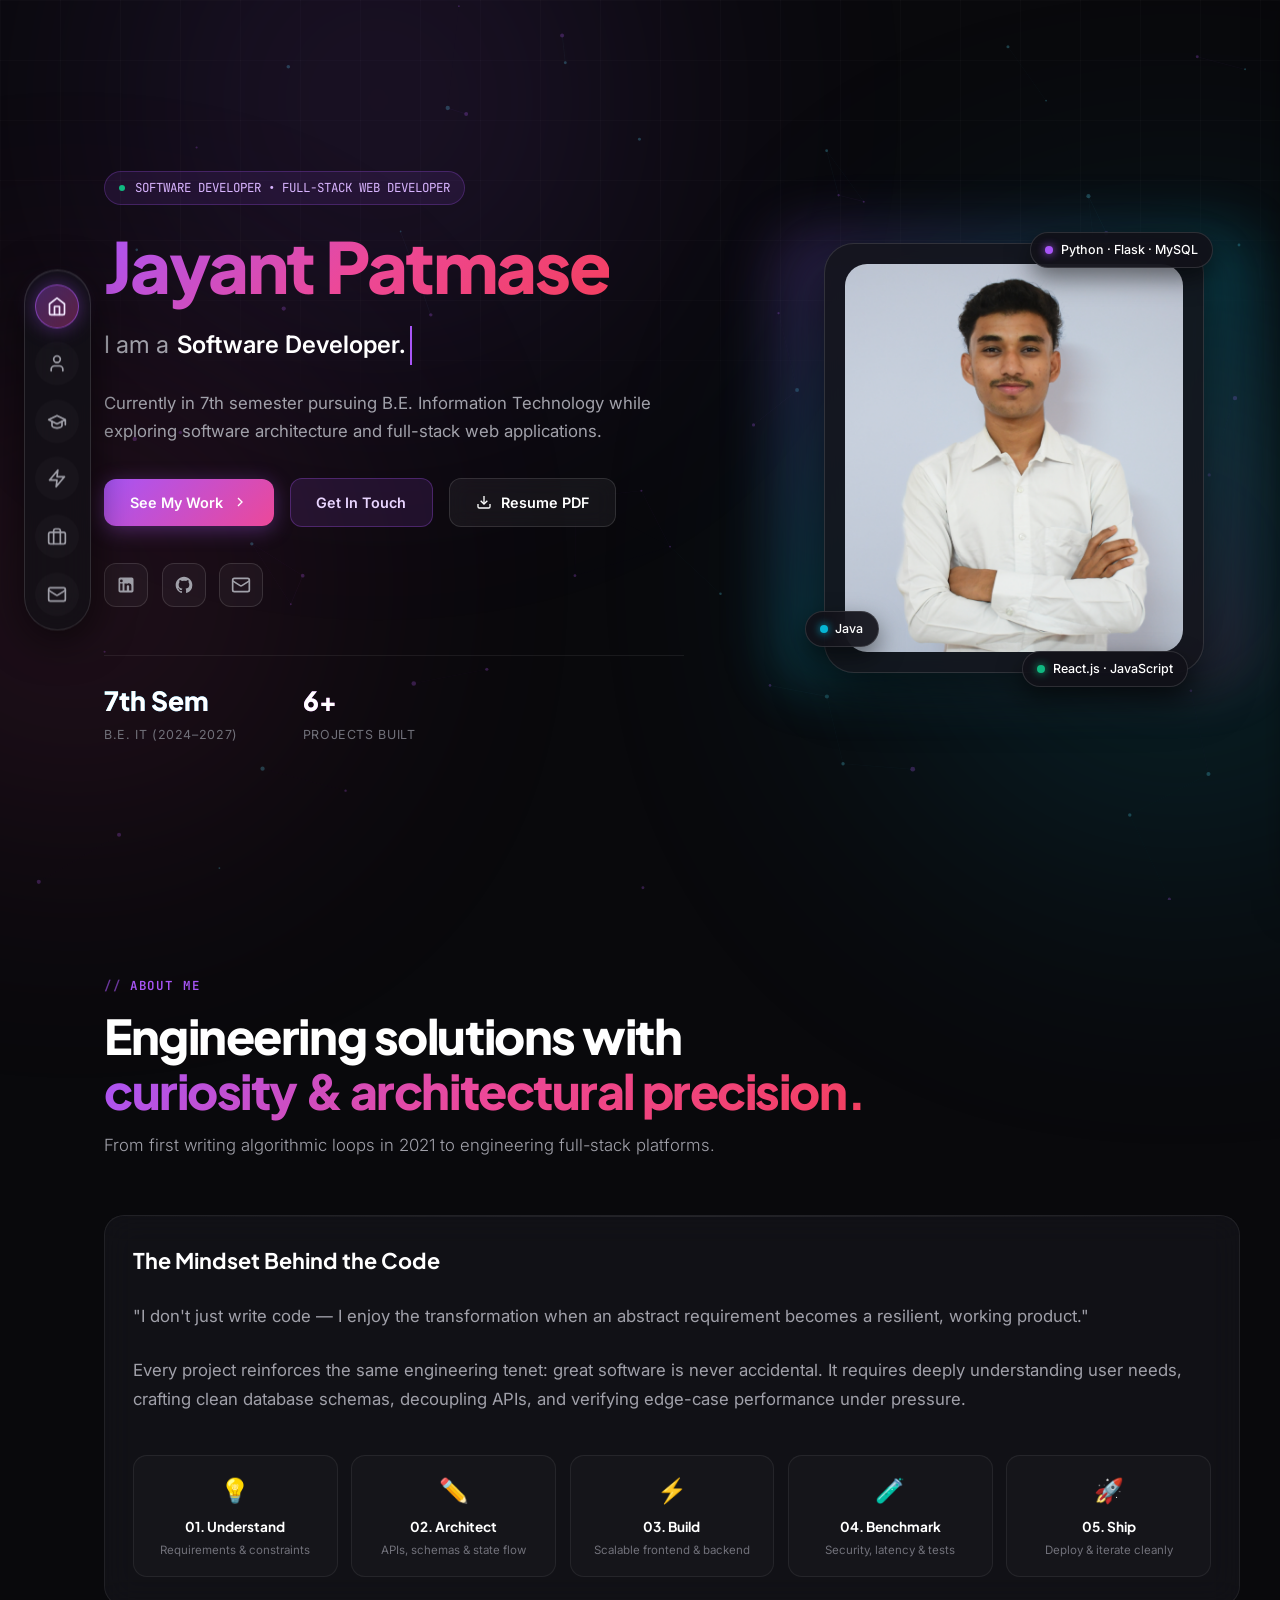
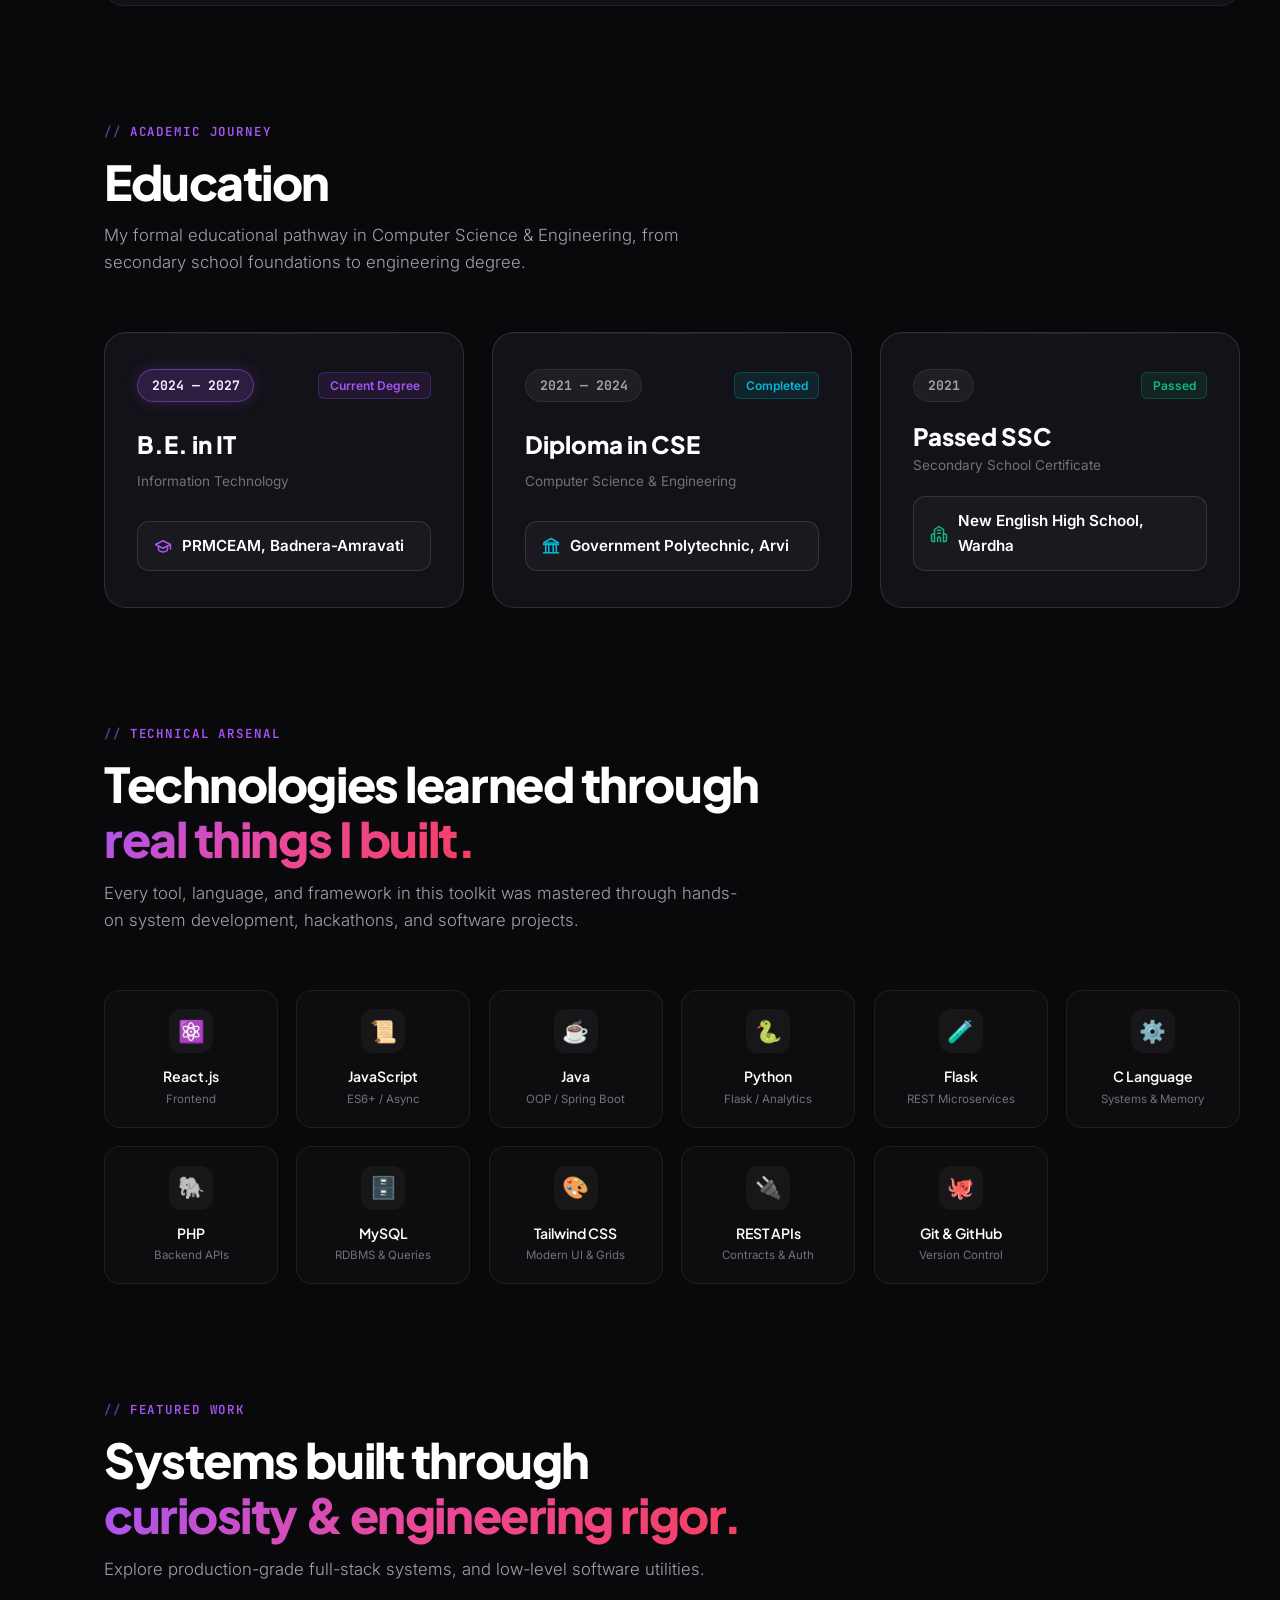
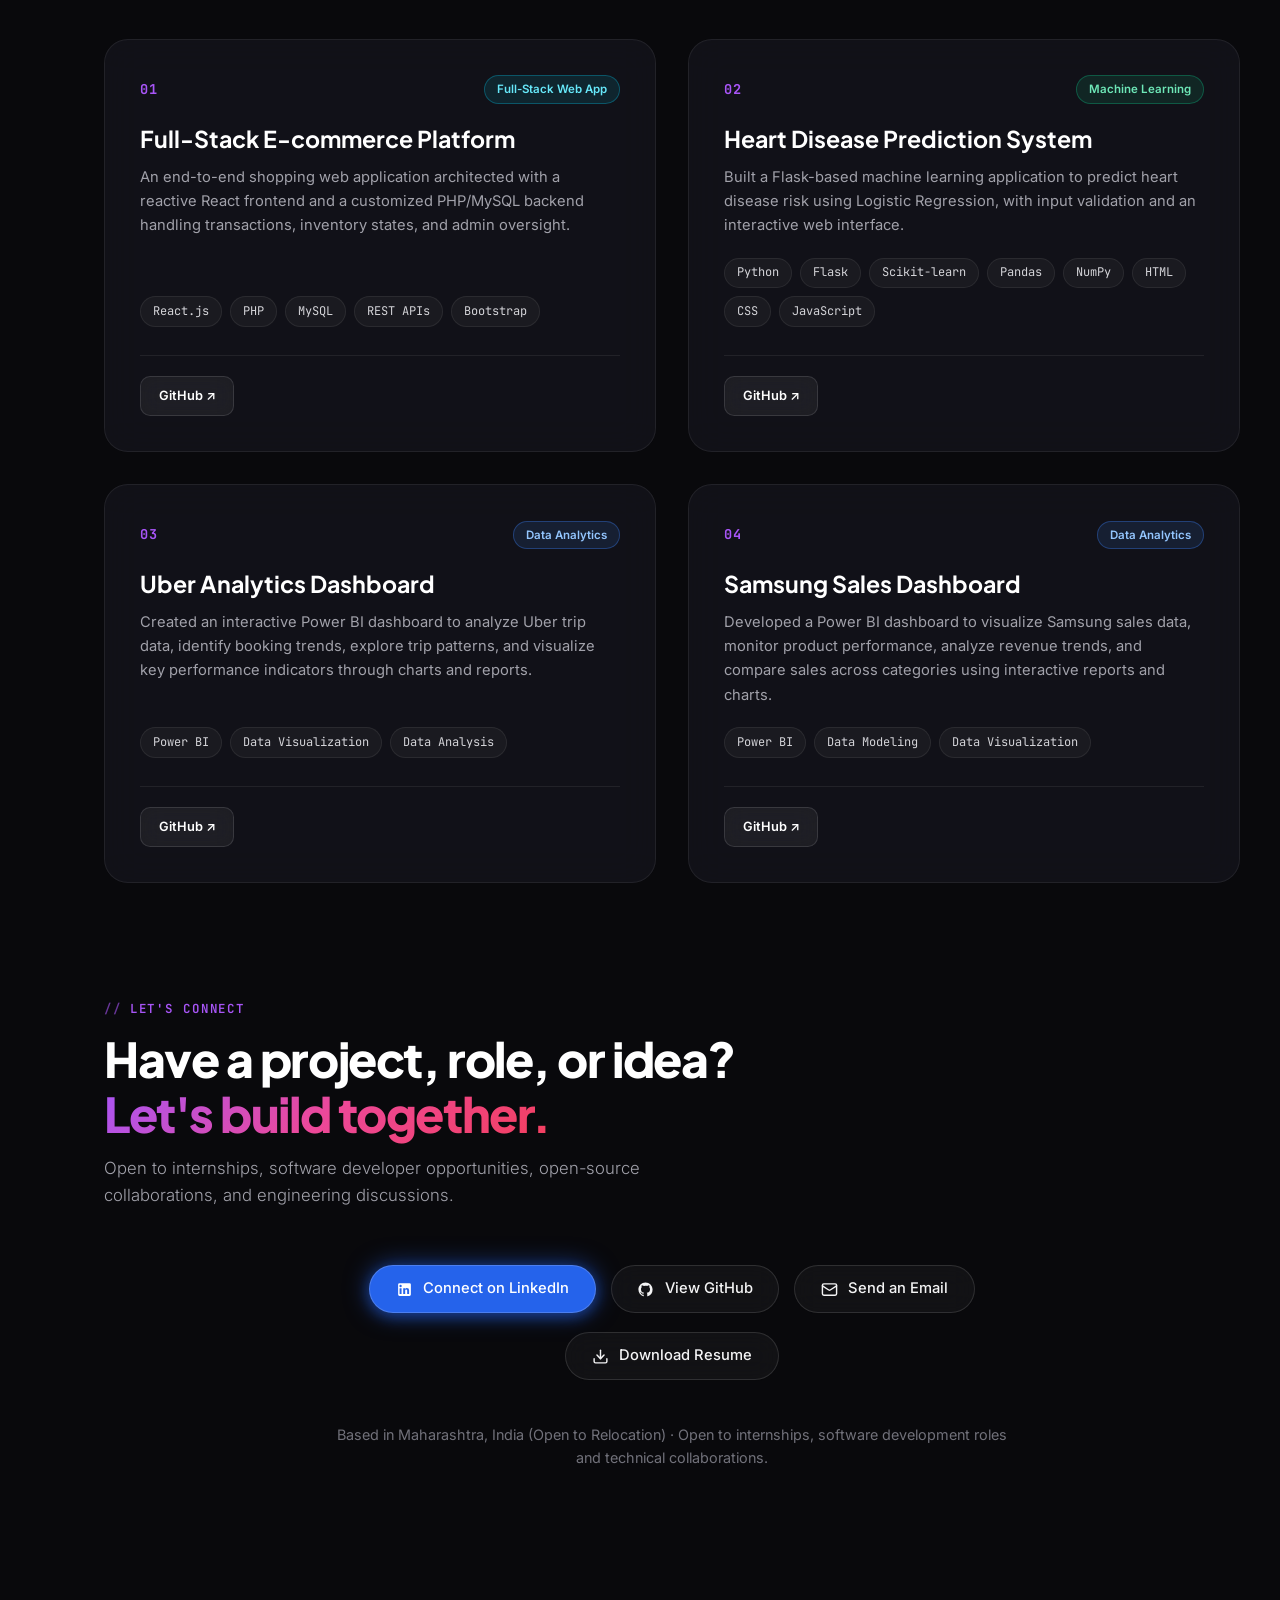
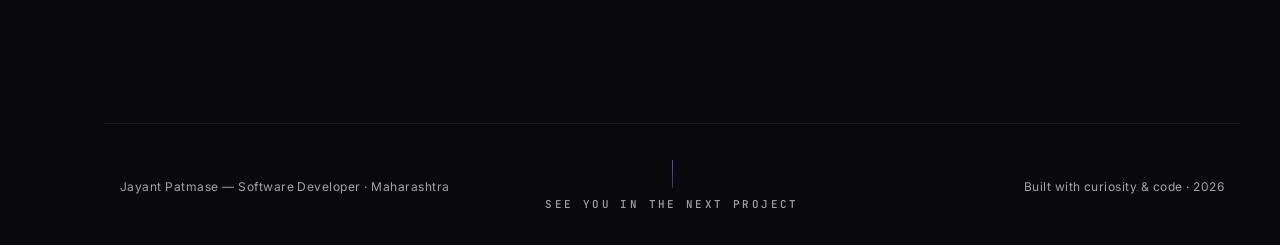
<file: index.html>
<!DOCTYPE html>
<html lang="en">
<head>
  <meta charset="UTF-8">
  <meta name="viewport" content="width=device-width, initial-scale=1.0">
  <title>Jayant Patmase Portfolio</title>
  <meta name="description" content="Portfolio of Jayant Patmase — Software Developer & B.E. IT student building scalable full-stack applications.">
  <meta name="keywords" content="Jayant Patmase, Software Developer, Full-Stack Developer, Java, Python, React, C, MySQL">
  <meta name="author" content="Jayant Patmase">
  <meta name="theme-color" content="#09090c">

  <!-- Open Graph / Social Meta -->
  <meta property="og:type" content="website">
  <meta property="og:title" content="Jayant Patmase — Software Developer">
  <meta property="og:description" content="Software Developer • B.E. IT • Full-Stack Web Developer ">
  <meta property="og:image" content="assets/profile.webp">

  <!-- Favicons -->
  <link rel="icon" type="image/png" sizes="32x32" href="assets/favicon/logo.png">
  <link rel="icon" type="image/x-icon" href="assets/favicon/favicon.ico">
  <link rel="apple-touch-icon" href="assets/favicon/apple-touch-icon.png">

  <!-- Stylesheet -->
  <link rel="stylesheet" href="css/styles.css">
</head>
<body>

  <!-- Ambient Animated Background Canvas & Grid -->
  <canvas id="bg-canvas"></canvas>
  <div class="ambient-grid"></div>
  <div class="ambient-glow glow-1"></div>
  <div class="ambient-glow glow-2"></div>
  <div class="ambient-glow glow-3"></div>

  <!-- ==========================================================================
       NAVIGATION: Floating Left Desktop Dock
       ========================================================================== -->
  <aside class="desktop-dock" id="desktop-dock" aria-label="Desktop Navigation">
    <a href="#hero" class="dock-item active" data-nav="hero" aria-label="Home">
      <svg viewBox="0 0 24 24" fill="none" stroke="currentColor" stroke-width="2" stroke-linecap="round" stroke-linejoin="round">
        <path d="m3 9 9-7 9 7v11a2 2 0 0 1-2 2H5a2 2 0 0 1-2-2z"/>
        <polyline points="9 22 9 12 15 12 15 22"/>
      </svg>
      <span class="dock-tooltip">Home</span>
    </a>

    <a href="#about" class="dock-item" data-nav="about" aria-label="About Me">
      <svg viewBox="0 0 24 24" fill="none" stroke="currentColor" stroke-width="2" stroke-linecap="round" stroke-linejoin="round">
        <path d="M19 21v-2a4 4 0 0 0-4-4H9a4 4 0 0 0-4 4v2"/>
        <circle cx="12" cy="7" r="4"/>
      </svg>
      <span class="dock-tooltip">About Me</span>
    </a>

    <a href="#education" class="dock-item" data-nav="education" aria-label="Education & Academic Journey">
      <svg viewBox="0 0 24 24" fill="none" stroke="currentColor" stroke-width="2" stroke-linecap="round" stroke-linejoin="round">
        <path d="M22 10v6M2 10l10-5 10 5-10 5z"/>
        <path d="M6 12v5c0 2 6 3 6 3s6-1 6-3v-5"/>
      </svg>
      <span class="dock-tooltip">Education</span>
    </a>

    <a href="#skills" class="dock-item" data-nav="skills" aria-label="Skills & Arsenal">
      <svg viewBox="0 0 24 24" fill="none" stroke="currentColor" stroke-width="2" stroke-linecap="round" stroke-linejoin="round">
        <polygon points="13 2 3 14 12 14 11 22 21 10 12 10 13 2"/>
      </svg>
      <span class="dock-tooltip">Skills & Stack</span>
    </a>

    <a href="#projects" class="dock-item" data-nav="projects" aria-label="Featured Projects">
      <svg viewBox="0 0 24 24" fill="none" stroke="currentColor" stroke-width="2" stroke-linecap="round" stroke-linejoin="round">
        <rect width="20" height="14" x="2" y="7" rx="2" ry="2"/>
        <path d="M16 21V5a2 2 0 0 0-2-2h-4a2 2 0 0 0-2 2v16"/>
      </svg>
      <span class="dock-tooltip">Projects</span>
    </a>
<a href="#contact" class="dock-item" data-nav="contact" aria-label="Contact">
      <svg viewBox="0 0 24 24" fill="none" stroke="currentColor" stroke-width="2" stroke-linecap="round" stroke-linejoin="round">
        <rect width="20" height="16" x="2" y="4" rx="2"/>
        <path d="m22 7-8.97 5.7a1.94 1.94 0 0 1-2.06 0L2 7"/>
      </svg>
      <span class="dock-tooltip">Contact</span>
    </a>
</aside>

  <!-- ==========================================================================
       MOBILE HEADER & DRAWER
       ========================================================================== -->
  <header class="mobile-header">
    <a href="#hero" class="nav-brand">
      <div class="brand-monogram">JP</div>
      <span class="brand-text">Jayant Patmase</span>
      <span class="brand-badge"><span class="pulse-dot"></span>Open to Work</span>
    </a>

    <button type="button" class="mobile-menu-btn" id="mobile-menu-btn" aria-label="Toggle Navigation Menu">
      <span></span>
      <span></span>
      <span></span>
    </button>
  </header>

  <!-- Mobile Drawer Overlay & Slide Drawer -->
  <div class="mobile-drawer-overlay" id="mobile-drawer-overlay"></div>
  <nav class="mobile-drawer" id="mobile-drawer" aria-label="Mobile Navigation">
    <div>
      <div style="display:flex;align-items:center;justify-content:space-between;margin-bottom:2rem;">
        <div style="display:flex;align-items:center;gap:0.75rem;">
          <div class="brand-monogram">JP</div>
          <div>
            <div style="font-weight:700;color:#fff;font-size:0.95rem;">Jayant Patmase</div>
            <div style="font-size:0.75rem;color:#a1a1aa;">Software Developer</div>
          </div>
        </div>
      </div>

      <ul class="mobile-drawer-links">
        <li>
          <a href="#hero" class="mobile-drawer-link" data-mobile-nav="hero">
            <svg viewBox="0 0 24 24" fill="none" stroke="currentColor" stroke-width="2"><path d="m3 9 9-7 9 7v11a2 2 0 0 1-2 2H5a2 2 0 0 1-2-2z"/></svg>
            Home
          </a>
        </li>
        <li>
          <a href="#about" class="mobile-drawer-link" data-mobile-nav="about">
            <svg viewBox="0 0 24 24" fill="none" stroke="currentColor" stroke-width="2"><path d="M19 21v-2a4 4 0 0 0-4-4H9a4 4 0 0 0-4 4v2"/><circle cx="12" cy="7" r="4"/></svg>
            About Me
          </a>
        </li>
        <li>
          <a href="#education" class="mobile-drawer-link" data-mobile-nav="education">
            <svg viewBox="0 0 24 24" fill="none" stroke="currentColor" stroke-width="2"><path d="M22 10v6M2 10l10-5 10 5-10 5z"/><path d="M6 12v5c0 2 6 3 6 3s6-1 6-3v-5"/></svg>
            Education
          </a>
        </li>
        <li>
          <a href="#skills" class="mobile-drawer-link" data-mobile-nav="skills">
            <svg viewBox="0 0 24 24" fill="none" stroke="currentColor" stroke-width="2"><polygon points="13 2 3 14 12 14 11 22 21 10 12 10 13 2"/></svg>
            Skills & Stack
          </a>
        </li>
        <li>
          <a href="#projects" class="mobile-drawer-link" data-mobile-nav="projects">
            <svg viewBox="0 0 24 24" fill="none" stroke="currentColor" stroke-width="2"><rect width="20" height="14" x="2" y="7" rx="2"/><path d="M16 21V5a2 2 0 0 0-2-2h-4a2 2 0 0 0-2 2v16"/></svg>
            Projects
          </a>
        </li>
<li>
          <a href="#contact" class="mobile-drawer-link" data-mobile-nav="contact">
            <svg viewBox="0 0 24 24" fill="none" stroke="currentColor" stroke-width="2"><rect width="20" height="16" x="2" y="4" rx="2"/><path d="m22 7-8.97 5.7a1.94 1.94 0 0 1-2.06 0L2 7"/></svg>
            Contact
          </a>
        </li>
      </ul>
    </div>

    <div>
      <a href="assets/resume.pdf" target="_blank" class="btn btn-primary" style="width:100%;margin-bottom:0.75rem;">
        <svg width="18" height="18" viewBox="0 0 24 24" fill="none" stroke="currentColor" stroke-width="2"><path d="M21 15v4a2 2 0 0 1-2 2H5a2 2 0 0 1-2-2v-4"/><polyline points="7 10 12 15 17 10"/><line x1="12" y1="15" x2="12" y2="3"/></svg>
        Download Resume
      </a>
      <div style="font-size:0.75rem;color:#71717a;text-align:center;">
        Maharashtra, India · 2026
      </div>
    </div>
  </nav>

  <!-- ==========================================================================
       MAIN CONTENT CONTAINER
       ========================================================================== -->
  <main id="main-content">

    <!-- -----------------------------------------------------------------------
         HERO SECTION
         ----------------------------------------------------------------------- -->
    <section id="hero" class="section-container">
      <div class="hero-grid">
        <div class="hero-content">
          <div class="hero-badge">
            <span class="pulse-dot"></span>
            SOFTWARE DEVELOPER • FULL-STACK WEB DEVELOPER


          </div>

          <h1 class="hero-title">
            <!-- Hi, I'm  -->
            <span class="text-gradient">Jayant Patmase</span>
          </h1>

          <div class="hero-role-wrapper">
            <span>I am a</span>
            <span class="hero-typed-text" id="hero-typewriter">Web Developer.</span>
          </div>

          <p class="hero-bio">
            Currently in 7th semester pursuing B.E. Information Technology while exploring software architecture and full-stack web applications.  
            
            <!-- From discovering algorithms in 2021 to engineering full-stack platforms.
            Currently pursuing <strong>B.E. in Information Technology (2024–2027)</strong> at <strong>PRMCEAM, Badnera-Amravti</strong>, with core foundations from <strong>Government Polytechnic Arvi (Diploma in CSE)</strong>. -->
            
          </p>

          <div class="hero-actions">
            <a href="#projects" class="btn btn-primary">
              See My Work
              <svg width="16" height="16" viewBox="0 0 24 24" fill="none" stroke="currentColor" stroke-width="2"><path d="m9 18 6-6-6-6"/></svg>
            </a>
            <a href="#contact" class="btn btn-accent">Get In Touch</a>
<a href="assets/resume.pdf" target="_blank" class="btn btn-secondary" download>
              <svg width="16" height="16" viewBox="0 0 24 24" fill="none" stroke="currentColor" stroke-width="2"><path d="M21 15v4a2 2 0 0 1-2 2H5a2 2 0 0 1-2-2v-4"/><polyline points="7 10 12 15 17 10"/><line x1="12" y1="15" x2="12" y2="3"/></svg>
              Resume PDF
            </a>
          </div>

          <!-- Social Icon Row -->
          <div class="hero-socials">
            <a href="https://linkedin.com/in/jayantpatmase" target="_blank" rel="noreferrer" class="social-icon-btn" title="LinkedIn">
              <svg viewBox="0 0 24 24" fill="currentColor">
                <path d="M19 3a2 2 0 0 1 2 2v14a2 2 0 0 1-2 2H5a2 2 0 0 1-2-2V5a2 2 0 0 1 2-2h14m-.5 15.5v-5.3a3.26 3.26 0 0 0-3.26-3.26c-.85 0-1.84.52-2.28 1.3v-1.11h-2.79v8.37h2.79v-4.93c0-.77.62-1.4 1.39-1.4a1.4 1.4 0 0 1 1.4 1.4v4.93h2.75M6.46 8.76a1.65 1.65 0 1 0 0-3.3 1.65 1.65 0 0 0 0 3.3m1.39 9.74v-8.37H5.07v8.37h2.78z"/>
              </svg>
            </a>
            <a href="https://github.com/jayantpatmase" target="_blank" rel="noreferrer" class="social-icon-btn" title="GitHub">
              <svg viewBox="0 0 24 24" fill="currentColor">
                <path fill-rule="evenodd" d="M12 2C6.477 2 2 6.484 2 12.017c0 4.425 2.865 8.18 6.839 9.504.5.092.682-.217.682-.483 0-.237-.008-.868-.013-1.703-2.782.605-3.369-1.343-3.369-1.343-.454-1.158-1.11-1.466-1.11-1.466-.908-.62.069-.608.069-.608 1.003.07 1.531 1.032 1.531 1.032.892 1.53 2.341 1.088 2.91.832.092-.647.35-1.088.636-1.338-2.22-.253-4.555-1.113-4.555-4.951 0-1.093.39-1.988 1.029-2.688-.103-.253-.446-1.272.098-2.65 0 0 .84-.27 2.75 1.026A9.564 9.564 0 0112 6.844c.85.004 1.705.115 2.504.337 1.909-1.296 2.747-1.027 2.747-1.027.546 1.379.202 2.398.1 2.651.64.7 1.028 1.595 1.028 2.688 0 3.848-2.339 4.695-4.566 4.943.359.309.678.92.678 1.855 0 1.338-.012 2.419-.012 2.747 0 .268.18.58.688.482A10.019 10.019 0 0022 12.017C22 6.484 17.522 2 12 2z" clip-rule="evenodd"/>
              </svg>
            </a>
            <a href="mailto:jayantspatmase1@gmail.com" class="social-icon-btn" title="Send Email">
              <svg viewBox="0 0 24 24" fill="none" stroke="currentColor" stroke-width="2">
                <rect width="20" height="16" x="2" y="4" rx="2"/>
                <path d="m22 7-8.97 5.7a1.94 1.94 0 0 1-2.06 0L2 7"/>
              </svg>
            </a>
</div>

          <!-- Quick Stats Row -->
          <div class="hero-stats">
            
            <div class="stat-box">
              <!-- <div class="stat-number text-gradient-cyan">B.E.</div> -->
              <div class="stat-number text-gradient-cyan">7th Sem</div>
              <!-- <div class="stat-label">IT (2024–2027)</div> -->
              <div class="stat-label">B.E. IT (2024–2027)</div>
            </div>
           
            <div class="stat-box">
              <div class="stat-number text-gradient">6+</div>
              <div class="stat-label">Projects Built</div>
            </div>
           
            <!-- <div class="stat-box">
              <div class="stat-number text-gradient-emerald">SIH</div>
              <div class="stat-label">Smart India Hackathon</div>
            </div> -->
            
          </div>
        </div>

        <!-- Hero Right: Portrait Card Bento -->
        <div class="hero-portrait-card">
          <div class="portrait-glow-ring"></div>
          <div class="portrait-frame">
            <div class="portrait-image-wrapper">
              <img src="assets/profile.webp" alt="Jayant Patmase - Software Developer" class="portrait-img">
            </div>

            <!-- Floating Micro-Badges -->
            <div class="float-tag tag-pos-1">
              <span class="tag-dot purple"></span>
              Python · Flask · MySQL
            </div>
            <div class="float-tag tag-pos-2">
              <span class="tag-dot cyan"></span>
              Java 
            </div>
            <div class="float-tag tag-pos-3">
              <span class="tag-dot emerald"></span>
              React.js · JavaScript
            </div>
          </div>
        </div>
      </div>
    </section>

    <!-- -----------------------------------------------------------------------
         ABOUT & JOURNEY SECTION
         ----------------------------------------------------------------------- -->
    <section id="about" class="section-container">
      <div class="section-header">
        <div class="section-eyebrow">ABOUT ME</div>
        <h2 class="section-heading">Engineering solutions with<br><span class="text-gradient">curiosity &amp; architectural precision.</span></h2>
        <p class="section-subtitle">
          From first writing algorithmic loops in 2021 to engineering full-stack platforms.
        </p>
      </div>

      <div class="about-bento">
        <!-- Story & Philosophy Card -->
        <div class="card-glass hover-glow-purple">
          <div class="story-card-inner">
            <h3 style="font-family:var(--font-heading);font-size:1.35rem;font-weight:700;color:#fff;">
              The Mindset Behind the Code
            </h3>

            <p class="story-text">
              <!-- "I don't just write code — I enjoy the transformation when an abstract requirement becomes a <strong>resilient, working product</strong>." -->
              "I don't just write code — I enjoy the transformation when an abstract requirement becomes a resilient, working product."
            </p>

            <p class="story-text">
              Every project reinforces the same engineering tenet: great software is never accidental. It requires deeply understanding user needs, crafting clean database schemas, decoupling APIs, and verifying edge-case performance under pressure.
            </p>

            <!-- Philosophy Workflow Nodes -->
            <div class="philosophy-flow">
              <div class="flow-node">
                <div class="flow-icon">💡</div>
                <div class="flow-title">01. Understand</div>
                <div class="flow-desc">Requirements &amp; constraints</div>
              </div>
              <div class="flow-node">
                <div class="flow-icon">✏️</div>
                <div class="flow-title">02. Architect</div>
                <div class="flow-desc">APIs, schemas &amp; state flow</div>
              </div>
              <div class="flow-node">
                <div class="flow-icon">⚡</div>
                <div class="flow-title">03. Build</div>
                <div class="flow-desc">Scalable frontend &amp; backend</div>
              </div>
              <div class="flow-node">
                <div class="flow-icon">🧪</div>
                <div class="flow-title">04. Benchmark</div>
                <div class="flow-desc">Security, latency &amp; tests</div>
              </div>
              <div class="flow-node">
                <div class="flow-icon">🚀</div>
                <div class="flow-title">05. Ship</div>
                <div class="flow-desc">Deploy &amp; iterate cleanly</div>
              </div>
            </div>
          </div>
        </div>
      </div>
    </section>

    <!-- -----------------------------------------------------------------------
         EDUCATION & ACADEMIC JOURNEY SECTION
         ----------------------------------------------------------------------- -->
    <section id="education" class="section-container">
      <div class="section-header">
        <div class="section-eyebrow">ACADEMIC JOURNEY</div>
        
        <!-- <h2 class="section-heading">Education &amp;<br><span class="text-gradient">Academic Milestones.</span></h2> -->

        <h2 class="section-heading">Education<br></h2>


        <p class="section-subtitle">
          My formal educational pathway in Computer Science &amp; Engineering, from secondary school foundations to engineering degree.
        </p>
      </div>

      <div class="education-grid">
        <!-- 2024 - 2027: B.Tech in CSE -->
        <div class="card-glass hover-glow-purple education-card">
          <div class="edu-card-top">
            <span class="edu-year-badge active">2024 — 2027</span>
            <span class="edu-status-badge">Current Degree</span>
          </div>
          <h3 class="edu-degree">B.E. in IT</h3>
          <div class="edu-sub">Information Technology</div>
          <div class="edu-institute">
            <svg width="18" height="18" viewBox="0 0 24 24" fill="none" stroke="currentColor" stroke-width="2" stroke-linecap="round" stroke-linejoin="round" style="color:var(--accent-purple);"><path d="M22 10v6M2 10l10-5 10 5-10 5z"/><path d="M6 12v5c0 2 6 3 6 3s6-1 6-3v-5"/></svg>
            PRMCEAM, Badnera-Amravati
          </div>
        </div>

        <!-- 2021 - 2024: Diploma in CSE -->
        <div class="card-glass hover-glow-cyan education-card">
          <div class="edu-card-top">
            <span class="edu-year-badge">2021 — 2024</span>
            <span class="edu-status-badge completed">Completed</span>
          </div>
          <h3 class="edu-degree">Diploma in CSE</h3>
          <div class="edu-sub">Computer Science &amp; Engineering</div>
          <div class="edu-institute">
            <svg width="18" height="18" viewBox="0 0 24 24" fill="none" stroke="currentColor" stroke-width="2" stroke-linecap="round" stroke-linejoin="round" style="color:var(--accent-cyan);"><line x1="2" y1="21" x2="22" y2="21"/><path d="M5 21V10"/><path d="M9 21V10"/><path d="M15 21V10"/><path d="M19 21V10"/><path d="M2 10h20"/><path d="m12 2 10 6H2l10-6z"/></svg>
            Government Polytechnic, Arvi
          </div>
        </div>

        <!-- 2021: Passed SSC -->
        <div class="card-glass hover-glow-emerald education-card">
          <div class="edu-card-top">
            <span class="edu-year-badge">2021</span>
            <span class="edu-status-badge passed">Passed</span>
          </div>
          <h3 class="edu-degree">Passed SSC</h3>
          <div class="edu-sub">Secondary School Certificate</div>
          <div class="edu-institute">
            <svg width="18" height="18" viewBox="0 0 24 24" fill="none" stroke="currentColor" stroke-width="2" stroke-linecap="round" stroke-linejoin="round" style="color:var(--accent-emerald);"><path d="M14 22v-4a2 2 0 0 0-2-2v0a2 2 0 0 0-2 2v4"/><path d="M18 22V6l-6-4-6 4v16"/><path d="M6 12H4a2 2 0 0 0-2 2v6a2 2 0 0 0 2 2h2"/><path d="M18 12h2a2 2 0 0 1 2 2v6a2 2 0 0 1-2 2h-2"/><path d="M10 7h4"/><path d="M10 11h4"/></svg>
            New English High School, Wardha
          </div>
        </div>
      </div>
    </section>

    <!-- -----------------------------------------------------------------------
         SKILLS & TECHNICAL ARSENAL
         ----------------------------------------------------------------------- -->
    <section id="skills" class="section-container">
      <div class="section-header">
        <div class="section-eyebrow">TECHNICAL ARSENAL</div>
        <h2 class="section-heading">Technologies learned through<br><span class="text-gradient">real things I built.</span></h2>
        <p class="section-subtitle">
          Every tool, language, and framework in this toolkit was mastered through hands-on system development, hackathons, and software projects.
        </p>
      </div>

      <!-- Skills Cards Grid -->
      <div class="skills-grid" id="skills-grid">
            <!-- React.js -->
            <div class="skill-card" data-category="frontend" data-skill-name="React.js">
              <div class="skill-icon-wrap">⚛️</div>
              <div class="skill-card-name">React.js</div>
              <div class="skill-card-cat">Frontend</div>
            </div>

            <!-- JavaScript -->
            <div class="skill-card" data-category="frontend systems" data-skill-name="JavaScript (ES6+)">
              <div class="skill-icon-wrap">📜</div>
              <div class="skill-card-name">JavaScript</div>
              <div class="skill-card-cat">ES6+ / Async</div>
            </div>

            <!-- Java -->
            <div class="skill-card" data-category="backend systems" data-skill-name="Java">
              <div class="skill-icon-wrap">☕</div>
              <div class="skill-card-name">Java</div>
              <div class="skill-card-cat">OOP / Spring Boot</div>
            </div>

            <!-- Python -->
            <div class="skill-card" data-category="backend systems" data-skill-name="Python">
              <div class="skill-icon-wrap">🐍</div>
              <div class="skill-card-name">Python</div>
              <div class="skill-card-cat">Flask / Analytics</div>
            </div>

            <!-- Flask -->
            <div class="skill-card" data-category="backend" data-skill-name="Flask">
              <div class="skill-icon-wrap">🧪</div>
              <div class="skill-card-name">Flask</div>
              <div class="skill-card-cat">REST Microservices</div>
            </div>

            <!-- C Language -->
            <div class="skill-card" data-category="systems" data-skill-name="C Language">
              <div class="skill-icon-wrap">⚙️</div>
              <div class="skill-card-name">C Language</div>
              <div class="skill-card-cat">Systems &amp; Memory</div>
            </div>

            <!-- PHP -->
            <div class="skill-card" data-category="backend" data-skill-name="PHP">
              <div class="skill-icon-wrap">🐘</div>
              <div class="skill-card-name">PHP</div>
              <div class="skill-card-cat">Backend APIs</div>
            </div>

            <!-- MySQL -->
            <div class="skill-card" data-category="backend tools" data-skill-name="MySQL">
              <div class="skill-icon-wrap">🗄️</div>
              <div class="skill-card-name">MySQL</div>
              <div class="skill-card-cat">RDBMS &amp; Queries</div>
            </div>

            <!-- Tailwind & Bootstrap -->
            <div class="skill-card" data-category="frontend" data-skill-name="Tailwind / Bootstrap">
              <div class="skill-icon-wrap">🎨</div>
              <div class="skill-card-name">Tailwind CSS</div>
              <div class="skill-card-cat">Modern UI &amp; Grids</div>
            </div>

            <!-- REST APIs -->
            <div class="skill-card" data-category="backend" data-skill-name="RESTful APIs">
              <div class="skill-icon-wrap">🔌</div>
              <div class="skill-card-name">REST APIs</div>
              <div class="skill-card-cat">Contracts &amp; Auth</div>
            </div>

            <!-- Git & GitHub -->
            <div class="skill-card" data-category="tools" data-skill-name="Git & GitHub">
              <div class="skill-icon-wrap">🐙</div>
              <div class="skill-card-name">Git &amp; GitHub</div>
              <div class="skill-card-cat">Version Control</div>
            </div>

            <!-- Docker & Linux -->
            <!-- <div class="skill-card" data-category="tools systems" data-skill-name="Docker & Linux">
              <div class="skill-icon-wrap">🐳</div>
              <div class="skill-card-name">Docker / Linux</div>
              <div class="skill-card-cat">DevOps &amp; Tools</div>
            </div> -->

          </div>
    </section>

    <!-- -----------------------------------------------------------------------
         PROJECTS SHOWCASE SECTION
         ----------------------------------------------------------------------- -->
    <section id="projects" class="section-container">
      <div class="section-header">
        <div class="section-eyebrow">FEATURED WORK</div>
        <h2 class="section-heading">Systems built through<br><span class="text-gradient">curiosity &amp; engineering rigor.</span></h2>
        <p class="section-subtitle">
          Explore production-grade full-stack systems, and low-level software utilities.
        </p>
      </div>
<!-- Projects Grid -->
      <div class="projects-grid" id="projects-grid">

        <!-- Project 1: E-commerce Platform -->
        <article class="project-card" data-proj-cat="fullstack">
          <div>
            <div class="project-top-row">
              <span class="project-num">01</span>
              <span class="project-badge fullstack">Full-Stack Web App</span>
            </div>
            <h3 class="project-title">Full-Stack E-commerce Platform</h3>
            <p class="project-desc">
              An end-to-end shopping web application architected with a reactive React frontend and a customized PHP/MySQL backend handling transactions, inventory states, and admin oversight.
            </p>
          </div>
          <div>
            <div class="project-tech-row">
              <span class="tech-chip">React.js</span>
              <span class="tech-chip">PHP</span>
              <span class="tech-chip">MySQL</span>
              <span class="tech-chip">REST APIs</span>
              <span class="tech-chip">Bootstrap</span>
            </div>
            <div class="project-footer-actions">
              <a href="https://github.com/jayantpatmase/Ecommerce-project/" target="_blank" rel="noreferrer" class="btn btn-secondary btn-card-action">
                GitHub ↗
              </a>
            </div>
          </div>
        </article>



        <!-- Project 2: Heart Disease Prediction System -->
        <article class="project-card" data-proj-cat="machine-learning fullstack">
          <div>
            <div class="project-top-row">
              <span class="project-num">02</span>
              <span class="project-badge machine-learning">Machine Learning</span>
            </div>

            <h3 class="project-title">Heart Disease Prediction System</h3>

            <p class="project-desc">
           Built a Flask-based machine learning application to predict heart disease risk using Logistic Regression, with input validation and an interactive web interface.
            </p>
          </div>

          <div>
            <div class="project-tech-row">
              <span class="tech-chip">Python</span>
              <span class="tech-chip">Flask</span>
              <span class="tech-chip">Scikit-learn</span>
              <span class="tech-chip">Pandas</span>
              <span class="tech-chip">NumPy</span>
              <span class="tech-chip">HTML</span>
              <span class="tech-chip">CSS</span>
              <span class="tech-chip">JavaScript</span>
            </div>

            <div class="project-footer-actions">
              <a href="https://github.com/jayantpatmase/HDP" 
                target="_blank"
                rel="noreferrer"
                class="btn btn-secondary btn-card-action">
                GitHub ↗
              </a>
            </div>
          </div>
        </article>


      

        <!-- Project 3: Uber Analytics Dashboard -->
        <article class="project-card" data-proj-cat="data-analytics">
          <div>
            <div class="project-top-row">
              <span class="project-num">03</span>
              <span class="project-badge data-analytics">Data Analytics</span>
            </div>

            <h3 class="project-title">Uber Analytics Dashboard</h3>

            <p class="project-desc">
              Created an interactive Power BI dashboard to analyze Uber trip data, identify booking trends, explore trip patterns, and visualize key performance indicators through charts and reports.
            </p>
          </div>

          <div>
            <div class="project-tech-row">
              <span class="tech-chip">Power BI</span>
              <!-- <span class="tech-chip">DAX</span> -->
              <span class="tech-chip">Data Visualization</span>
              <span class="tech-chip">Data Analysis</span>
            </div>

            <div class="project-footer-actions">
              <a href="https://github.com/jayantpatmase/Ubar-D"
                target="_blank"
                rel="noreferrer"
                class="btn btn-secondary btn-card-action">
                GitHub ↗
              </a>
            </div>
          </div>
        </article>



        <!-- Project 4: Samsung Sales Dashboard -->
        <article class="project-card" data-proj-cat="data-analytics">
          <div>
            <div class="project-top-row">
              <span class="project-num">04</span>
              <span class="project-badge data-analytics">Data Analytics</span>
            </div>

            <h3 class="project-title">Samsung Sales Dashboard</h3>

            <p class="project-desc">
              Developed a Power BI dashboard to visualize Samsung sales data, monitor product performance, analyze revenue trends, and compare sales across categories using interactive reports and charts.
            </p>
          </div>

          <div>
            <div class="project-tech-row">
              <span class="tech-chip">Power BI</span>
              <!-- <span class="tech-chip">DAX</span> -->
              <span class="tech-chip">Data Modeling</span>
              <span class="tech-chip">Data Visualization</span>
            </div>

            <div class="project-footer-actions">
              <a href="https://github.com/jayantpatmase/Samsung-SCD"
                target="_blank"
                rel="noreferrer"
                class="btn btn-secondary btn-card-action">
                GitHub ↗
              </a>
            </div>
          </div>
        </article>
              
      

        
        <!-- Project 2: Heart Disease Prediction System -->
        <!-- <article class="project-card" data-proj-cat="hackathon fullstack">
          <div>
            <div class="project-top-row">
              <span class="project-num">02</span>
              <span class="project-badge hackathon">Smart India Hackathon</span>
            </div>
            <h3 class="project-title">Airline Reservation System</h3>
            <p class="project-desc">
              An intelligent web-based flight search, seat allocation, and booking engine developed for the Smart India Hackathon to solve concurrent booking bottlenecks.
            </p>
          </div>
          <div>
            <div class="project-tech-row">
              <span class="tech-chip">JavaScript</span>
              <span class="tech-chip">PHP</span>
              <span class="tech-chip">MySQL</span>
              <span class="tech-chip">Concurrency</span>
              <span class="tech-chip">SIH 2024</span>
            </div>
            <div class="project-footer-actions">
              <a href="https://jayantpatmase.github.io/HDP/" target="_blank" rel="noreferrer" class="btn btn-secondary btn-card-action">
                GitHub ↗
              </a>
            </div>
          </div>
        </article> -->
        

        <!-- Project 3: High-Performance REST API Gateway -->
        <!-- <article class="project-card" data-proj-cat="backend">
          <div>
            <div class="project-top-row">
              <span class="project-num">03</span>
              <span class="project-badge systems">Microservices Backend</span>
            </div>
            <h3 class="project-title">High-Performance REST API Gateway</h3>
            <p class="project-desc">
              A scalable microservices API router engineered with asynchronous request dispatching, rate limiting middleware, payload validation, and token authentication.
            </p>
          </div>
          <div>
            <div class="project-tech-row">
              <span class="tech-chip">Java</span>
              <span class="tech-chip">Microservices</span>
              <span class="tech-chip">Token Auth</span>
              <span class="tech-chip">REST APIs</span>
              <span class="tech-chip">Rate Limiting</span>
            </div>
            <div class="project-footer-actions">
              <a href="https://github.com/jayantpatmase" target="_blank" rel="noreferrer" class="btn btn-secondary btn-card-action">
                GitHub ↗
              </a>
            </div>
          </div>
        </article> -->

        <!-- Project 4: Data Analytics Web Service -->
        <!-- <article class="project-card" data-proj-cat="backend">
          <div>
            <div class="project-top-row">
              <span class="project-num">04</span>
              <span class="project-badge systems">Python Web API</span>
            </div>
            <h3 class="project-title">Data Analytics Web Service</h3>
            <p class="project-desc">
              An API service built with Python and Flask that ingests structured dataset inputs, runs data pipelines, extracts features, and outputs real-time predictive scores.
            </p>
          </div>
          <div>
            <div class="project-tech-row">
              <span class="tech-chip">Python</span>
              <span class="tech-chip">Flask</span>
              <span class="tech-chip">REST API</span>
              <span class="tech-chip">Data Pipelines</span>
            </div>
            <div class="project-footer-actions">
              <a href="https://github.com/jayantpatmase" target="_blank" rel="noreferrer" class="btn btn-secondary btn-card-action">
                GitHub ↗
              </a>
            </div>
          </div>
        </article> -->

        <!-- Project 5: System Security & Socket Protocol Suite -->
        <!-- <article class="project-card" data-proj-cat="backend">
          <div>
            <div class="project-top-row">
              <span class="project-num">05</span>
              <span class="project-badge systems">Systems Security</span>
            </div>
            <h3 class="project-title">System Security &amp; Socket Suite</h3>
            <p class="project-desc">
              A low-level system utility built in C implementing data packet transmission protocols, secure checksum hashing mechanisms, and socket communications.
            </p>
          </div>
          <div>
            <div class="project-tech-row">
              <span class="tech-chip">C Language</span>
              <span class="tech-chip">Socket API</span>
              <span class="tech-chip">Packet Integrity</span>
              <span class="tech-chip">Cryptographic Hashing</span>
            </div>
            <div class="project-footer-actions">
              <a href="https://github.com/jayantpatmase" target="_blank" rel="noreferrer" class="btn btn-secondary btn-card-action">
                GitHub ↗
              </a>
            </div>
          </div>
        </article> -->

        <!-- Project 6: Syntax Parser & Code Analyzer -->
        <!-- <article class="project-card" data-proj-cat="backend">
          <div>
            <div class="project-top-row">
              <span class="project-num">06</span>
              <span class="project-badge systems">Compiler Software</span>
            </div>
            <h3 class="project-title">Syntax Parser &amp; Code Analyzer</h3>
            <p class="project-desc">
              A foundational code processing compiler tool written in C that performs lexical analysis, token stream generation, and code structure evaluation.
            </p>
          </div>
          <div>
            <div class="project-tech-row">
              <span class="tech-chip">C Language</span>
              <span class="tech-chip">Lexical Analysis</span>
              <span class="tech-chip">Token Streaming</span>
              <span class="tech-chip">Compiler Theory</span>
            </div>
            <div class="project-footer-actions">
              <a href="https://github.com/jayantpatmase" target="_blank" rel="noreferrer" class="btn btn-secondary btn-card-action">
                GitHub ↗
              </a>
            </div>
          </div>
        </article> -->

        <!-- Project 7: Interactive Web Portal & UI System -->
        <!-- <article class="project-card" data-proj-cat="fullstack">
          <div>
            <div class="project-top-row">
              <span class="project-num">07</span>
              <span class="project-badge fullstack">Design System</span>
            </div>
            <h3 class="project-title">Interactive Web Portal &amp; UI System</h3>
            <p class="project-desc">
              A modern web portal built with responsive UI components, dynamic layout rendering, fluid typography, and modular stylesheet architecture.
            </p>
          </div>
          <div>
            <div class="project-tech-row">
              <span class="tech-chip">HTML5 / CSS3</span>
              <span class="tech-chip">JavaScript</span>
              <span class="tech-chip">Responsive Grid</span>
              <span class="tech-chip">UI/UX Architecture</span>
            </div>
            <div class="project-footer-actions">
              <a href="https://github.com/jayantpatmase" target="_blank" rel="noreferrer" class="btn btn-secondary btn-card-action">
                GitHub ↗
              </a>
            </div>
          </div>
        </article> -->

      </div>
    </section>

<!-- -----------------------------------------------------------------------
         CONTACT & CONNECT SECTION
         ----------------------------------------------------------------------- -->
    <section id="contact" class="section-container">
      <div class="section-header">
        <div class="section-eyebrow">LET'S CONNECT</div>
        <h2 class="section-heading">Have a project, role, or idea?<br><span class="text-gradient">Let's build together.</span></h2>
        <p class="section-subtitle">
          Open to internships, software developer opportunities, open-source collaborations, and engineering discussions.
        </p>
      </div>

      <!-- Contact CTA Buttons & Location (Matching Design) -->
      <div class="contact-cta-wrapper">
        <div class="contact-cta-row">
          <!-- Connect on LinkedIn -->
          <a href="https://linkedin.com/in/jayantpatmase" target="_blank" rel="noreferrer" class="contact-pill-btn btn-linkedin">
            <svg viewBox="0 0 24 24" fill="currentColor">
              <path d="M19 3a2 2 0 0 1 2 2v14a2 2 0 0 1-2 2H5a2 2 0 0 1-2-2V5a2 2 0 0 1 2-2h14m-.5 15.5v-5.3a3.26 3.26 0 0 0-3.26-3.26c-.85 0-1.84.52-2.28 1.3v-1.11h-2.79v8.37h2.79v-4.93c0-.77.62-1.4 1.39-1.4a1.4 1.4 0 0 1 1.4 1.4v4.93h2.75M6.46 8.76a1.65 1.65 0 1 0 0-3.3 1.65 1.65 0 0 0 0 3.3m1.39 9.74v-8.37H5.07v8.37h2.78z"/>
            </svg>
            <span>Connect on LinkedIn</span>
          </a>

          <!-- View GitHub -->
          <a href="https://github.com/jayantpatmase" target="_blank" rel="noreferrer" class="contact-pill-btn btn-dark">
            <svg viewBox="0 0 24 24" fill="currentColor">
              <path fill-rule="evenodd" d="M12 2C6.477 2 2 6.484 2 12.017c0 4.425 2.865 8.18 6.839 9.504.5.092.682-.217.682-.483 0-.237-.008-.868-.013-1.703-2.782.605-3.369-1.343-3.369-1.343-.454-1.158-1.11-1.466-1.11-1.466-.908-.62.069-.608.069-.608 1.003.07 1.531 1.032 1.531 1.032.892 1.53 2.341 1.088 2.91.832.092-.647.35-1.088.636-1.338-2.22-.253-4.555-1.113-4.555-4.951 0-1.093.39-1.988 1.029-2.688-.103-.253-.446-1.272.098-2.65 0 0 .84-.27 2.75 1.026A9.564 9.564 0 0112 6.844c.85.004 1.705.115 2.504.337 1.909-1.296 2.747-1.027 2.747-1.027.546 1.379.202 2.398.1 2.651.64.7 1.028 1.595 1.028 2.688 0 3.848-2.339 4.695-4.566 4.943.359.309.678.92.678 1.855 0 1.338-.012 2.419-.012 2.747 0 .268.18.58.688.482A10.019 10.019 0 0022 12.017C22 6.484 17.522 2 12 2z" clip-rule="evenodd"/>
            </svg>
            <span>View GitHub</span>
          </a>

          <!-- Send an Email -->
          <a href="mailto:jayantspatmase1@gmail.com" class="contact-pill-btn btn-dark">
            <svg viewBox="0 0 24 24" fill="none" stroke="currentColor" stroke-width="2" stroke-linecap="round" stroke-linejoin="round">
              <rect width="20" height="16" x="2" y="4" rx="2"/>
              <path d="m22 7-8.97 5.7a1.94 1.94 0 0 1-2.06 0L2 7"/>
            </svg>
            <span>Send an Email</span>
          </a>
        </div>

        <div class="contact-cta-row">
          <!-- Download Resume -->
          <a href="assets/resume.pdf" target="_blank" download class="contact-pill-btn btn-dark">
            <svg viewBox="0 0 24 24" fill="none" stroke="currentColor" stroke-width="2" stroke-linecap="round" stroke-linejoin="round">
              <path d="M21 15v4a2 2 0 0 1-2 2H5a2 2 0 0 1-2-2v-4"/>
              <polyline points="7 10 12 15 17 10"/>
              <line x1="12" y1="15" x2="12" y2="3"/>
            </svg>
            <span>Download Resume</span>
          </a>
        </div>

        <!-- Location Subtitle (from reference image) -->
        <p class="contact-location-note">
          Based in Maharashtra, India (Open to Relocation) · Open to internships, software development roles and technical collaborations.
        </p>
      </div>
    </section>

        <!-- -----------------------------------------------------------------------
         FOOTER
         ----------------------------------------------------------------------- -->
    <footer>
      <div class="footer-container">
        <div class="footer-left">
          Jayant Patmase — Software Developer · Maharashtra
        </div>

        <div class="footer-center">
          <div class="footer-vertical-line"></div>
          <span>SEE YOU IN THE NEXT PROJECT</span>
        </div>

        <div class="footer-right">
          Built with curiosity &amp; code · 2026
        </div>
      </div>
    </footer>

  </main>



  <!-- Toast Container -->
  <div id="toast-container"></div>

  <!-- Script File -->
  <script src="js/script.js"></script>
</body>
</html>
</file>
<file: css/styles.css>
/* ==========================================================================
   JAYANT PATMASE — PORTFOLIO STYLESHEET
   Aesthetic: Ultra-Modern Dark Glassmorphism, Neon Accents, Fluid Typography
   Engineered for top-tier visual impact, performance, and responsiveness.
   ========================================================================== */

@import url('https://fonts.googleapis.com/css2?family=Inter:wght@300;400;500;600;700&family=JetBrains+Mono:wght@400;500;600&family=Plus+Jakarta+Sans:wght@500;600;700;800&display=swap');

/* --- Root Variables & Design Tokens --- */
:root {
  --bg-dark: #070709;
  --bg-primary: #09090c;
  --bg-secondary: #111116;
  --bg-card: rgba(22, 22, 29, 0.65);
  --bg-card-hover: rgba(30, 30, 42, 0.85);
  --bg-card-active: rgba(38, 38, 54, 0.95);
  --bg-glass: rgba(18, 18, 24, 0.6);

  --border-hairline: rgba(255, 255, 255, 0.07);
  --border-subtle: rgba(255, 255, 255, 0.12);
  --border-accent: rgba(168, 85, 247, 0.35);
  --border-accent-cyan: rgba(6, 182, 212, 0.35);

  --text-main: #f4f4f5;
  --text-secondary: #a1a1aa;
  --text-muted: #71717a;
  --text-bright: #ffffff;

  /* Accent Gradients & Colors */
  --accent-purple: #a855f7;
  --accent-pink: #ec4899;
  --accent-red: #ef4444;
  --accent-blue: #3b82f6;
  --accent-indigo: #6366f1;
  --accent-cyan: #06b6d4;
  --accent-emerald: #10b981;
  --accent-amber: #f59e0b;

  --grad-hero: linear-gradient(135deg, #a855f7 0%, #ec4899 50%, #f43f5e 100%);
  --grad-cyan: linear-gradient(135deg, #06b6d4 0%, #3b82f6 100%);
  --grad-emerald: linear-gradient(135deg, #10b981 0%, #06b6d4 100%);
  --grad-sunset: linear-gradient(135deg, #f59e0b 0%, #ec4899 100%);
  --grad-card: linear-gradient(180deg, rgba(255, 255, 255, 0.03) 0%, rgba(255, 255, 255, 0) 100%);

  --shadow-glow-purple: 0 0 40px -10px rgba(168, 85, 247, 0.25);
  --shadow-glow-cyan: 0 0 40px -10px rgba(6, 182, 212, 0.25);
  --shadow-card: 0 8px 32px 0 rgba(0, 0, 0, 0.45);

  --font-sans: 'Inter', -apple-system, BlinkMacSystemFont, 'Segoe UI', Roboto, sans-serif;
  --font-heading: 'Plus Jakarta Sans', var(--font-sans);
  --font-mono: 'JetBrains Mono', 'Fira Code', monospace;

  --transition-fast: 0.18s cubic-bezier(0.16, 1, 0.3, 1);
  --transition-smooth: 0.3s cubic-bezier(0.16, 1, 0.3, 1);
  --transition-bounce: 0.45s cubic-bezier(0.34, 1.56, 0.64, 1);
}

/* --- Base & Reset --- */
*, *::before, *::after {
  margin: 0;
  padding: 0;
  box-sizing: border-box;
}

html {
  font-size: 16px;
  scroll-behavior: smooth;
  -webkit-font-smoothing: antialiased;
  -moz-osx-font-smoothing: grayscale;
}

body {
  background-color: var(--bg-primary);
  color: var(--text-main);
  font-family: var(--font-sans);
  line-height: 1.6;
  overflow-x: hidden;
  position: relative;
  min-height: 100vh;
}

::selection {
  background: rgba(168, 85, 247, 0.3);
  color: #ffffff;
}

/* Custom Sleek Scrollbar */
::-webkit-scrollbar {
  width: 9px;
}
::-webkit-scrollbar-track {
  background: rgba(9, 9, 12, 0.95);
}
::-webkit-scrollbar-thumb {
  background: #27272a;
  border-radius: 9999px;
  border: 2px solid var(--bg-primary);
  transition: background 0.2s ease;
}
::-webkit-scrollbar-thumb:hover {
  background: #a855f7;
}

/* --- Background Ambient Canvas & Grid --- */
#bg-canvas {
  position: fixed;
  inset: 0;
  width: 100%;
  height: 100%;
  pointer-events: none;
  z-index: 0;
  opacity: 0.75;
}

.ambient-grid {
  position: fixed;
  inset: 0;
  background-image: 
    linear-gradient(to right, rgba(255, 255, 255, 0.02) 1px, transparent 1px),
    linear-gradient(to bottom, rgba(255, 255, 255, 0.02) 1px, transparent 1px);
  background-size: 60px 60px;
  mask-image: radial-gradient(ellipse 80% 50% at 50% 0%, #000 70%, transparent 100%);
  -webkit-mask-image: radial-gradient(ellipse 80% 50% at 50% 0%, #000 70%, transparent 100%);
  pointer-events: none;
  z-index: 1;
}

.ambient-glow {
  position: fixed;
  border-radius: 50%;
  filter: blur(140px);
  pointer-events: none;
  z-index: 1;
  opacity: 0.15;
}

.glow-1 {
  width: 500px;
  height: 500px;
  top: -150px;
  left: 10%;
  background: var(--accent-purple);
}

.glow-2 {
  width: 600px;
  height: 600px;
  top: 30%;
  right: -200px;
  background: var(--accent-cyan);
}

.glow-3 {
  width: 450px;
  height: 450px;
  bottom: 10%;
  left: -150px;
  background: var(--accent-pink);
}

/* --- Content Wrapper --- */
#main-content {
  position: relative;
  z-index: 10;
  width: 100%;
  max-width: 1280px;
  margin: 0 auto;
  padding: 0 1.5rem;
}

@media (min-width: 1024px) {
  #main-content {
    padding-left: 6.5rem; /* Space for desktop left dock */
    padding-right: 2.5rem;
  }
}

/* ==========================================================================
   NAVIGATION: Desktop Floating Left Dock & Mobile Header Drawer
   ========================================================================== */

/* Desktop Floating Left Dock */
.desktop-dock {
  display: none;
  position: fixed;
  left: 1.5rem;
  top: 50%;
  transform: translateY(-50%);
  z-index: 100;
  flex-direction: column;
  gap: 0.85rem;
  padding: 0.85rem 0.65rem;
  background: rgba(18, 18, 24, 0.7);
  backdrop-filter: blur(20px);
  -webkit-backdrop-filter: blur(20px);
  border: 1px solid var(--border-subtle);
  border-radius: 9999px;
  box-shadow: 0 10px 40px rgba(0, 0, 0, 0.6), inset 0 1px 0 rgba(255, 255, 255, 0.08);
}

@media (min-width: 1024px) {
  .desktop-dock {
    display: flex;
  }
}

.dock-item {
  position: relative;
  width: 44px;
  height: 44px;
  border-radius: 50%;
  display: flex;
  align-items: center;
  justify-content: center;
  color: var(--text-secondary);
  background: rgba(255, 255, 255, 0.02);
  border: 1px solid transparent;
  text-decoration: none;
  transition: all var(--transition-smooth);
}

.dock-item svg {
  width: 20px;
  height: 20px;
  transition: transform var(--transition-bounce), color var(--transition-fast);
}

.dock-item:hover {
  color: var(--text-bright);
  background: rgba(168, 85, 247, 0.15);
  border-color: rgba(168, 85, 247, 0.4);
  transform: scale(1.12);
}

.dock-item:hover svg {
  transform: scale(1.1);
  color: #e9d5ff;
}

.dock-item.active {
  color: #ffffff;
  background: linear-gradient(135deg, rgba(168, 85, 247, 0.35), rgba(236, 72, 153, 0.35));
  border-color: rgba(168, 85, 247, 0.6);
  box-shadow: 0 0 20px rgba(168, 85, 247, 0.4);
}

.dock-item.active svg {
  color: #f3e8ff;
}

/* Dock Tooltip with Triangle Caret */
.dock-tooltip {
  position: absolute;
  left: calc(100% + 14px);
  top: 50%;
  transform: translateY(-50%) translateX(-8px) scale(0.9);
  padding: 0.4rem 0.85rem;
  background: rgba(24, 24, 32, 0.95);
  backdrop-filter: blur(12px);
  border: 1px solid var(--border-subtle);
  border-radius: 8px;
  font-size: 0.78rem;
  font-weight: 500;
  color: var(--text-bright);
  white-space: nowrap;
  pointer-events: none;
  opacity: 0;
  transition: all var(--transition-smooth);
  box-shadow: 0 8px 24px rgba(0, 0, 0, 0.5);
  z-index: 105;
}

.dock-tooltip::before {
  content: '';
  position: absolute;
  right: 100%;
  top: 50%;
  transform: translateY(-50%);
  border-width: 5px;
  border-style: solid;
  border-color: transparent rgba(24, 24, 32, 0.95) transparent transparent;
}

.dock-item:hover .dock-tooltip {
  opacity: 1;
  transform: translateY(-50%) translateX(0) scale(1);
}

/* --- Mobile Navigation Header --- */
.mobile-header {
  position: fixed;
  top: 0;
  left: 0;
  right: 0;
  height: 64px;
  padding: 0 1.5rem;
  display: flex;
  align-items: center;
  justify-content: space-between;
  background: rgba(9, 9, 12, 0.8);
  backdrop-filter: blur(18px);
  -webkit-backdrop-filter: blur(18px);
  border-bottom: 1px solid var(--border-hairline);
  z-index: 90;
}

@media (min-width: 1024px) {
  .mobile-header {
    display: none;
  }
}

.nav-brand {
  display: flex;
  align-items: center;
  gap: 0.75rem;
  text-decoration: none;
  color: var(--text-bright);
}

.brand-monogram {
  width: 36px;
  height: 36px;
  border-radius: 10px;
  background: linear-gradient(135deg, var(--accent-purple), var(--accent-pink));
  display: flex;
  align-items: center;
  justify-content: center;
  font-family: var(--font-heading);
  font-weight: 800;
  font-size: 0.9rem;
  color: #fff;
  box-shadow: 0 0 15px rgba(168, 85, 247, 0.4);
}

.brand-text {
  font-family: var(--font-heading);
  font-size: 1rem;
  font-weight: 700;
  letter-spacing: -0.02em;
}

.brand-badge {
  display: inline-flex;
  align-items: center;
  gap: 0.35rem;
  font-size: 0.7rem;
  padding: 0.2rem 0.55rem;
  border-radius: 9999px;
  background: rgba(16, 185, 129, 0.1);
  border: 1px solid rgba(16, 185, 129, 0.3);
  color: var(--accent-emerald);
}

.pulse-dot {
  width: 6px;
  height: 6px;
  border-radius: 50%;
  background: var(--accent-emerald);
  animation: pulseLight 1.8s infinite;
}

@keyframes pulseLight {
  0% { transform: scale(0.95); box-shadow: 0 0 0 0 rgba(16, 185, 129, 0.7); }
  70% { transform: scale(1.1); box-shadow: 0 0 0 6px rgba(16, 185, 129, 0); }
  100% { transform: scale(0.95); box-shadow: 0 0 0 0 rgba(16, 185, 129, 0); }
}

.mobile-menu-btn {
  width: 42px;
  height: 42px;
  border-radius: 10px;
  background: rgba(255, 255, 255, 0.05);
  border: 1px solid var(--border-subtle);
  display: flex;
  flex-direction: column;
  justify-content: center;
  align-items: center;
  gap: 5px;
  cursor: pointer;
  transition: all var(--transition-fast);
}

.mobile-menu-btn span {
  width: 20px;
  height: 2px;
  background: var(--text-main);
  border-radius: 2px;
  transition: all var(--transition-smooth);
}

.mobile-menu-btn.open span:nth-child(1) {
  transform: translateY(7px) rotate(45deg);
}
.mobile-menu-btn.open span:nth-child(2) {
  opacity: 0;
  transform: translateX(10px);
}
.mobile-menu-btn.open span:nth-child(3) {
  transform: translateY(-7px) rotate(-45deg);
}

/* Mobile Slide-Out Drawer */
.mobile-drawer-overlay {
  position: fixed;
  inset: 0;
  background: rgba(0, 0, 0, 0.65);
  backdrop-filter: blur(8px);
  -webkit-backdrop-filter: blur(8px);
  z-index: 95;
  opacity: 0;
  pointer-events: none;
  transition: opacity var(--transition-smooth);
}

.mobile-drawer-overlay.active {
  opacity: 1;
  pointer-events: auto;
}

.mobile-drawer {
  position: fixed;
  top: 0;
  right: -320px;
  width: 290px;
  height: 100%;
  background: rgba(15, 15, 20, 0.95);
  backdrop-filter: blur(25px);
  -webkit-backdrop-filter: blur(25px);
  border-left: 1px solid var(--border-subtle);
  padding: 5rem 1.5rem 2rem;
  display: flex;
  flex-direction: column;
  justify-content: space-between;
  z-index: 99;
  transition: right 0.35s cubic-bezier(0.16, 1, 0.3, 1);
  box-shadow: -10px 0 40px rgba(0, 0, 0, 0.8);
}

.mobile-drawer.active {
  right: 0;
}

.mobile-drawer-links {
  list-style: none;
  display: flex;
  flex-direction: column;
  gap: 0.65rem;
}

.mobile-drawer-link {
  display: flex;
  align-items: center;
  gap: 0.9rem;
  padding: 0.85rem 1.1rem;
  border-radius: 12px;
  color: var(--text-secondary);
  text-decoration: none;
  font-weight: 500;
  font-size: 0.95rem;
  background: rgba(255, 255, 255, 0.02);
  border: 1px solid transparent;
  transition: all var(--transition-fast);
}

.mobile-drawer-link svg {
  width: 18px;
  height: 18px;
  color: var(--accent-purple);
}

.mobile-drawer-link:hover, .mobile-drawer-link.active {
  color: #fff;
  background: rgba(168, 85, 247, 0.12);
  border-color: rgba(168, 85, 247, 0.3);
}



/* ==========================================================================
   TYPOGRAPHY & UTILITY CLASSES
   ========================================================================== */

.text-gradient {
  background: var(--grad-hero);
  -webkit-background-clip: text;
  background-clip: text;
  color: transparent;
}

.text-gradient-cyan {
  background: var(--grad-cyan);
  -webkit-background-clip: text;
  background-clip: text;
  color: transparent;
}

.text-gradient-emerald {
  background: var(--grad-emerald);
  -webkit-background-clip: text;
  background-clip: text;
  color: transparent;
}

.section-container {
  padding: 4.5rem 0 2.5rem;
  position: relative;
  scroll-margin-top: 2rem;
}

@media (max-width: 1023px) {
  .section-container {
    padding: 3.5rem 0 2rem;
    scroll-margin-top: 5rem;
  }
}

#contact.section-container {
  min-height: 80vh;
}

.section-header {
  margin-bottom: 3.5rem;
}

.section-eyebrow {
  display: inline-flex;
  align-items: center;
  gap: 0.5rem;
  font-family: var(--font-mono);
  font-size: 0.78rem;
  letter-spacing: 0.15em;
  text-transform: uppercase;
  color: var(--accent-purple);
  margin-bottom: 0.75rem;
  font-weight: 600;
}

.section-eyebrow::before {
  content: '//';
  opacity: 0.6;
}

.section-heading {
  font-family: var(--font-heading);
  font-size: clamp(2rem, 3.8vw, 3rem);
  font-weight: 800;
  letter-spacing: -0.03em;
  line-height: 1.15;
  color: var(--text-bright);
}

.section-subtitle {
  font-size: 1.05rem;
  color: var(--text-secondary);
  max-width: 650px;
  margin-top: 0.85rem;
  font-weight: 300;
}

/* Glassmorphism Card Base */
.card-glass {
  background: var(--bg-card);
  backdrop-filter: blur(16px);
  -webkit-backdrop-filter: blur(16px);
  border: 1px solid var(--border-hairline);
  border-radius: 20px;
  padding: 1.75rem;
  transition: all var(--transition-smooth);
  position: relative;
  overflow: hidden;
}

.card-glass::before {
  content: '';
  position: absolute;
  top: 0;
  left: 0;
  right: 0;
  height: 1px;
  background: linear-gradient(90deg, transparent, rgba(255, 255, 255, 0.15), transparent);
  opacity: 0.6;
}

.card-glass:hover {
  background: var(--bg-card-hover);
  border-color: var(--border-subtle);
  transform: translateY(-4px);
  box-shadow: var(--shadow-card);
}

/* Neon Glow Accents on Hover */
.hover-glow-purple:hover {
  border-color: rgba(168, 85, 247, 0.4);
  box-shadow: 0 10px 40px -10px rgba(168, 85, 247, 0.2);
}

.hover-glow-cyan:hover {
  border-color: rgba(6, 182, 212, 0.4);
  box-shadow: 0 10px 40px -10px rgba(6, 182, 212, 0.2);
}

/* Buttons */
.btn {
  display: inline-flex;
  align-items: center;
  justify-content: center;
  gap: 0.6rem;
  padding: 0.75rem 1.6rem;
  border-radius: 12px;
  font-weight: 600;
  font-size: 0.9rem;
  text-decoration: none;
  cursor: pointer;
  transition: all var(--transition-smooth);
  border: none;
  outline: none;
}

.btn-primary {
  background: linear-gradient(135deg, #a855f7 0%, #ec4899 100%);
  color: #ffffff;
  box-shadow: 0 4px 20px rgba(168, 85, 247, 0.35);
}

.btn-primary:hover {
  transform: translateY(-2px) scale(1.02);
  box-shadow: 0 8px 25px rgba(168, 85, 247, 0.5);
  color: #fff;
}

.btn-secondary {
  background: rgba(255, 255, 255, 0.05);
  border: 1px solid var(--border-subtle);
  color: var(--text-bright);
  backdrop-filter: blur(10px);
}

.btn-secondary:hover {
  background: rgba(255, 255, 255, 0.1);
  border-color: rgba(255, 255, 255, 0.25);
  transform: translateY(-2px);
  color: #fff;
}

.btn-accent {
  background: rgba(168, 85, 247, 0.12);
  border: 1px solid rgba(168, 85, 247, 0.3);
  color: #e9d5ff;
}

.btn-accent:hover {
  background: rgba(168, 85, 247, 0.22);
  border-color: rgba(168, 85, 247, 0.5);
  color: #fff;
  transform: translateY(-2px);
}

/* ==========================================================================
   SECTION: HERO
   ========================================================================== */

#hero {
  min-height: 100vh;
  display: flex;
  align-items: center;
  padding-top: 5rem;
  padding-bottom: 4rem;
}

.hero-grid {
  display: grid;
  grid-template-columns: 1fr;
  gap: 3.5rem;
  align-items: center;
  width: 100%;
}

@media (min-width: 1024px) {
  .hero-grid {
    grid-template-columns: 1.15fr 0.85fr;
    gap: 4.5rem;
  }
}

.hero-content {
  display: flex;
  flex-direction: column;
  gap: 1.5rem;
}

.hero-badge {
  display: inline-flex;
  align-items: center;
  gap: 0.6rem;
  padding: 0.35rem 0.9rem;
  border-radius: 9999px;
  background: rgba(168, 85, 247, 0.1);
  border: 1px solid rgba(168, 85, 247, 0.25);
  font-family: var(--font-mono);
  font-size: 0.78rem;
  color: #d8b4fe;
  width: fit-content;
}

.hero-title {
  font-family: var(--font-heading);
  font-size: clamp(2.75rem, 5.5vw, 5rem);
  font-weight: 800;
  line-height: 1.05;
  letter-spacing: -0.03em;
  color: var(--text-bright);
}

.hero-role-wrapper {
  display: flex;
  align-items: center;
  gap: 0.5rem;
  font-size: clamp(1.15rem, 2vw, 1.5rem);
  color: var(--text-secondary);
  font-weight: 400;
}

.hero-typed-text {
  color: #ffffff;
  font-weight: 600;
  border-right: 2px solid var(--accent-purple);
  padding-right: 4px;
  animation: blinkCursor 0.9s infinite;
}

@keyframes blinkCursor {
  0%, 100% { border-color: var(--accent-purple); }
  50% { border-color: transparent; }
}

.hero-bio {
  font-size: 1.05rem;
  color: var(--text-secondary);
  line-height: 1.7;
  max-width: 580px;
}

.hero-bio strong {
  color: var(--text-bright);
  font-weight: 500;
}

.hero-actions {
  display: flex;
  flex-wrap: wrap;
  gap: 1rem;
  align-items: center;
  margin-top: 0.5rem;
}

/* Hero Social Icon Row */
.hero-socials {
  display: flex;
  align-items: center;
  gap: 0.85rem;
  margin-top: 0.75rem;
}

.social-icon-btn {
  width: 44px;
  height: 44px;
  border-radius: 12px;
  background: rgba(255, 255, 255, 0.04);
  border: 1px solid var(--border-subtle);
  display: flex;
  align-items: center;
  justify-content: center;
  color: var(--text-secondary);
  text-decoration: none;
  transition: all var(--transition-smooth);
}

.social-icon-btn svg {
  width: 20px;
  height: 20px;
}

.social-icon-btn:hover {
  transform: translateY(-3px) scale(1.08);
  color: var(--text-bright);
  background: rgba(168, 85, 247, 0.15);
  border-color: rgba(168, 85, 247, 0.4);
  box-shadow: 0 6px 20px rgba(168, 85, 247, 0.25);
}

/* Hero Stats Row */
.hero-stats {
  display: grid;
  grid-template-columns: repeat(3, 1fr);
  gap: 1rem;
  margin-top: 1.5rem;
  padding-top: 1.5rem;
  border-top: 1px solid var(--border-hairline);
  max-width: 580px;
}

.stat-box {
  display: flex;
  flex-direction: column;
}

.stat-number {
  font-family: var(--font-heading);
  font-size: 1.65rem;
  font-weight: 800;
  color: var(--text-bright);
}

.stat-label {
  font-size: 0.78rem;
  color: var(--text-muted);
  text-transform: uppercase;
  letter-spacing: 0.05em;
  margin-top: 0.15rem;
}

/* Hero Right: Portrait Bento Card */
.hero-portrait-card {
  position: relative;
  display: flex;
  justify-content: center;
  align-items: center;
}

.portrait-glow-ring {
  position: absolute;
  inset: -15px;
  background: linear-gradient(135deg, rgba(168, 85, 247, 0.3), rgba(6, 182, 212, 0.3), rgba(236, 72, 153, 0.2));
  border-radius: 36px;
  filter: blur(28px);
  z-index: 1;
  opacity: 0.75;
}

.portrait-frame {
  position: relative;
  z-index: 2;
  width: 100%;
  max-width: 380px;
  background: rgba(20, 20, 28, 0.85);
  backdrop-filter: blur(20px);
  border: 1px solid rgba(255, 255, 255, 0.12);
  border-radius: 30px;
  padding: 1.25rem;
  box-shadow: 0 20px 50px rgba(0, 0, 0, 0.6);
}

.portrait-image-wrapper {
  position: relative;
  width: 100%;
  aspect-ratio: 4/4.6;
  border-radius: 22px;
  overflow: hidden;
  background: #111118;
}

.portrait-img {
  width: 100%;
  height: 100%;
  object-fit: cover;
  object-position: center top;
  transition: transform 0.6s cubic-bezier(0.16, 1, 0.3, 1);
}

.portrait-frame:hover .portrait-img {
  transform: scale(1.04);
}

/* Floating Badges around portrait */
.float-tag {
  position: absolute;
  z-index: 5;
  padding: 0.45rem 0.9rem;
  background: rgba(18, 18, 26, 0.92);
  backdrop-filter: blur(14px);
  border: 1px solid var(--border-subtle);
  border-radius: 9999px;
  font-size: 0.78rem;
  font-weight: 500;
  color: var(--text-bright);
  display: flex;
  align-items: center;
  gap: 0.45rem;
  box-shadow: 0 10px 25px rgba(0, 0, 0, 0.5);
  animation: floatMovement 4s ease-in-out infinite;
}

.tag-pos-1 {
  top: -12px;
  right: -10px;
  animation-delay: 0s;
}

.tag-pos-2 {
  bottom: 25px;
  left: -20px;
  animation-delay: 1.5s;
}

.tag-pos-3 {
  bottom: -15px;
  right: 15px;
  animation-delay: 2.5s;
}

@keyframes floatMovement {
  0%, 100% { transform: translateY(0); }
  50% { transform: translateY(-8px); }
}

.tag-dot {
  width: 8px;
  height: 8px;
  border-radius: 50%;
}
.tag-dot.purple { background: var(--accent-purple); box-shadow: 0 0 8px var(--accent-purple); }
.tag-dot.cyan { background: var(--accent-cyan); box-shadow: 0 0 8px var(--accent-cyan); }
.tag-dot.emerald { background: var(--accent-emerald); box-shadow: 0 0 8px var(--accent-emerald); }

/* ==========================================================================
   SECTION: ABOUT & JOURNEY BENTO
   ========================================================================== */

.about-bento {
  display: grid;
  grid-template-columns: 1fr;
  gap: 1.75rem;
}

.story-card-inner {
  display: flex;
  flex-direction: column;
  gap: 1.5rem;
}

.story-text {
  font-size: 1.05rem;
  color: var(--text-secondary);
  line-height: 1.75;
}

.story-text strong {
  color: var(--text-bright);
  font-weight: 600;
}

/* Philosophy Pipeline */
.philosophy-flow {
  display: grid;
  grid-template-columns: repeat(auto-fit, minmax(130px, 1fr));
  gap: 0.85rem;
  margin-top: 1rem;
}

.flow-node {
  background: rgba(255, 255, 255, 0.02);
  border: 1px solid var(--border-hairline);
  border-radius: 14px;
  padding: 1rem 0.85rem;
  text-align: center;
  transition: all var(--transition-fast);
}

.flow-node:hover {
  background: rgba(168, 85, 247, 0.1);
  border-color: rgba(168, 85, 247, 0.35);
  transform: translateY(-2px);
}

.flow-icon {
  font-size: 1.5rem;
  margin-bottom: 0.4rem;
}

.flow-title {
  font-family: var(--font-heading);
  font-weight: 700;
  font-size: 0.85rem;
  color: var(--text-bright);
}

.flow-desc {
  font-size: 0.72rem;
  color: var(--text-muted);
  margin-top: 0.2rem;
}

/* Timeline Cards */
.timeline-wrapper {
  display: flex;
  flex-direction: column;
  gap: 1.25rem;
  position: relative;
}

.timeline-item {
  position: relative;
  padding-left: 2rem;
}

.timeline-item::before {
  content: '';
  position: absolute;
  left: 6px;
  top: 12px;
  bottom: -20px;
  width: 2px;
  background: rgba(255, 255, 255, 0.08);
}

.timeline-item:last-child::before {
  display: none;
}

.timeline-marker {
  position: absolute;
  left: 0;
  top: 6px;
  width: 14px;
  height: 14px;
  border-radius: 50%;
  background: var(--bg-primary);
  border: 3px solid var(--accent-purple);
  box-shadow: 0 0 10px rgba(168, 85, 247, 0.5);
}

.timeline-year {
  font-family: var(--font-mono);
  font-size: 0.75rem;
  color: var(--accent-purple);
  font-weight: 600;
}

.timeline-title {
  font-family: var(--font-heading);
  font-size: 1rem;
  font-weight: 700;
  color: var(--text-bright);
  margin: 0.15rem 0;
}

.timeline-sub {
  font-size: 0.85rem;
  color: var(--text-secondary);
  line-height: 1.5;
}

.timeline-badge {
  display: inline-block;
  margin-top: 0.4rem;
  font-size: 0.7rem;
  padding: 0.15rem 0.6rem;
  border-radius: 6px;
  background: rgba(255, 255, 255, 0.05);
  color: var(--text-secondary);
}


/* ==========================================================================
   SECTION: EDUCATION & ACADEMIC JOURNEY
   ========================================================================== */

.education-grid {
  display: grid;
  grid-template-columns: 1fr;
  gap: 1.75rem;
}

@media (min-width: 900px) {
  .education-grid {
    grid-template-columns: repeat(3, 1fr);
  }
}

.education-card {
  display: flex;
  flex-direction: column;
  justify-content: space-between;
  padding: 2.25rem 2rem;
  border-radius: 22px;
  background: rgba(22, 22, 30, 0.75);
  border: 1px solid var(--border-subtle);
  transition: all var(--transition-smooth);
}

.education-card:hover {
  transform: translateY(-6px);
  box-shadow: 0 16px 40px -10px rgba(0, 0, 0, 0.7);
}

.edu-card-top {
  display: flex;
  align-items: center;
  justify-content: space-between;
  margin-bottom: 1.25rem;
}

.edu-year-badge {
  font-family: var(--font-mono);
  font-size: 0.82rem;
  font-weight: 700;
  padding: 0.3rem 0.85rem;
  border-radius: 9999px;
  background: rgba(255, 255, 255, 0.05);
  border: 1px solid var(--border-hairline);
  color: var(--text-secondary);
}

.edu-year-badge.active {
  background: rgba(168, 85, 247, 0.18);
  border-color: rgba(168, 85, 247, 0.45);
  color: #f3e8ff;
  box-shadow: 0 0 15px rgba(168, 85, 247, 0.2);
}

.edu-status-badge {
  font-size: 0.75rem;
  font-weight: 600;
  color: var(--accent-purple);
  background: rgba(168, 85, 247, 0.1);
  padding: 0.2rem 0.65rem;
  border-radius: 6px;
  border: 1px solid rgba(168, 85, 247, 0.25);
}

.edu-status-badge.completed {
  color: var(--accent-cyan);
  background: rgba(6, 182, 212, 0.1);
  border-color: rgba(6, 182, 212, 0.25);
}

.edu-status-badge.passed {
  color: var(--accent-emerald);
  background: rgba(16, 185, 129, 0.1);
  border-color: rgba(16, 185, 129, 0.25);
}

.edu-degree {
  font-family: var(--font-heading);
  font-size: 1.5rem;
  font-weight: 800;
  color: #ffffff;
  line-height: 1.2;
}

.edu-sub {
  font-size: 0.85rem;
  color: var(--text-muted);
  margin-top: 0.25rem;
  margin-bottom: 1.25rem;
}

.edu-institute {
  display: flex;
  align-items: center;
  gap: 0.65rem;
  font-size: 0.95rem;
  font-weight: 600;
  color: #ffffff;
  padding: 0.75rem 1rem;
  background: rgba(255, 255, 255, 0.03);
  border-radius: 12px;
  border: 1px solid var(--border-subtle);
  margin-bottom: 0;
}

.edu-institute svg {
  color: var(--accent-purple);
  flex-shrink: 0;
}

/* ==========================================================================
   SECTION: SKILLS & TECHNICAL ARSENAL
   ========================================================================== */

.skills-grid {
  display: grid;
  grid-template-columns: repeat(auto-fill, minmax(160px, 1fr));
  gap: 1.15rem;
}

.skill-card {
  background: rgba(255, 255, 255, 0.02);
  border: 1px solid var(--border-hairline);
  border-radius: 16px;
  padding: 1.15rem 0.95rem;
  display: flex;
  flex-direction: column;
  align-items: center;
  text-align: center;
  transition: all var(--transition-smooth);
  cursor: pointer;
}

.skill-card:hover {
  background: rgba(168, 85, 247, 0.1);
  border-color: rgba(168, 85, 247, 0.35);
  transform: translateY(-4px) scale(1.02);
  box-shadow: 0 10px 25px rgba(0, 0, 0, 0.4);
}

.skill-icon-wrap {
  width: 44px;
  height: 44px;
  border-radius: 12px;
  background: rgba(255, 255, 255, 0.04);
  display: flex;
  align-items: center;
  justify-content: center;
  margin-bottom: 0.75rem;
  color: var(--accent-purple);
  font-size: 1.35rem;
  transition: transform var(--transition-bounce);
}

.skill-card:hover .skill-icon-wrap {
  transform: scale(1.15) rotate(5deg);
  background: rgba(168, 85, 247, 0.2);
}

.skill-card-name {
  font-family: var(--font-heading);
  font-size: 0.88rem;
  font-weight: 600;
  color: var(--text-bright);
}

.skill-card-cat {
  font-size: 0.72rem;
  color: var(--text-muted);
  margin-top: 0.15rem;
}

/* ==========================================================================
   SECTION: PROJECTS SHOWCASE
   ========================================================================== */

.projects-filter-bar {
  display: flex;
  flex-wrap: wrap;
  gap: 0.75rem;
  margin-bottom: 2.5rem;
}

.project-filter-btn {
  padding: 0.5rem 1.25rem;
  border-radius: 9999px;
  font-size: 0.82rem;
  font-weight: 500;
  background: rgba(255, 255, 255, 0.03);
  border: 1px solid var(--border-subtle);
  color: var(--text-secondary);
  cursor: pointer;
  transition: all var(--transition-fast);
}

.project-filter-btn:hover {
  color: var(--text-bright);
  border-color: rgba(255, 255, 255, 0.3);
}

.project-filter-btn.active {
  background: linear-gradient(135deg, rgba(168, 85, 247, 0.25), rgba(236, 72, 153, 0.25));
  border-color: rgba(168, 85, 247, 0.5);
  color: #fff;
  box-shadow: 0 0 20px rgba(168, 85, 247, 0.2);
}

.projects-grid {
  display: grid;
  grid-template-columns: 1fr;
  gap: 2rem;
}

@media (min-width: 768px) {
  .projects-grid {
    grid-template-columns: repeat(2, 1fr);
  }
}

.project-card {
  background: rgba(20, 20, 28, 0.75);
  backdrop-filter: blur(18px);
  border: 1px solid var(--border-hairline);
  border-radius: 24px;
  padding: 2.2rem;
  display: flex;
  flex-direction: column;
  justify-content: space-between;
  transition: all var(--transition-smooth);
  position: relative;
  overflow: hidden;
}

.project-card:hover {
  background: rgba(28, 28, 40, 0.9);
  border-color: rgba(168, 85, 247, 0.4);
  transform: translateY(-6px);
  box-shadow: 0 16px 45px -10px rgba(0, 0, 0, 0.7), 0 0 30px rgba(168, 85, 247, 0.15);
}

.project-top-row {
  display: flex;
  align-items: center;
  justify-content: space-between;
  margin-bottom: 1.25rem;
}

.project-num {
  font-family: var(--font-mono);
  font-size: 0.85rem;
  font-weight: 700;
  color: var(--accent-purple);
  letter-spacing: 0.05em;
}

.project-badge {
  font-size: 0.72rem;
  font-weight: 600;
  padding: 0.25rem 0.75rem;
  border-radius: 9999px;
  background: rgba(255, 255, 255, 0.05);
  border: 1px solid var(--border-hairline);
  color: var(--text-secondary);
}

.project-badge.hackathon {
  background: rgba(245, 158, 11, 0.12);
  border-color: rgba(245, 158, 11, 0.35);
  color: #fcd34d;
}

.project-badge.machine-learning {
  background: rgba(16, 185, 129, 0.12);
  border-color: rgba(16, 185, 129, 0.35);
  color: #6ee7b7;
}

.project-badge.data-analytics {
  background: rgba(59, 130, 246, 0.12);
  border-color: rgba(59, 130, 246, 0.35);
  color: #93c5fd;
}

.project-badge.fullstack {
  background: rgba(6, 182, 212, 0.12);
  border-color: rgba(6, 182, 212, 0.35);
  color: #67e8f9;
}

.project-badge.systems {
  background: rgba(168, 85, 247, 0.12);
  border-color: rgba(168, 85, 247, 0.35);
  color: #d8b4fe;
}

.project-title {
  font-family: var(--font-heading);
  font-size: 1.45rem;
  font-weight: 700;
  color: var(--text-bright);
  line-height: 1.25;
  margin-bottom: 0.75rem;
  transition: color var(--transition-fast);
}

.project-card:hover .project-title {
  color: #ffffff;
}

.project-desc {
  font-size: 0.92rem;
  color: var(--text-secondary);
  line-height: 1.65;
  margin-bottom: 1.25rem;
}

.project-tech-row {
  display: flex;
  flex-wrap: wrap;
  gap: 0.5rem;
  margin-bottom: 1.75rem;
}

.tech-chip {
  font-size: 0.75rem;
  padding: 0.3rem 0.75rem;
  border-radius: 9999px;
  background: rgba(255, 255, 255, 0.04);
  border: 1px solid var(--border-hairline);
  color: #d4d4d8;
  font-family: var(--font-mono);
  transition: all var(--transition-fast);
}

.project-card:hover .tech-chip {
  background: rgba(168, 85, 247, 0.08);
  border-color: rgba(168, 85, 247, 0.25);
  color: #f3e8ff;
}

.project-footer-actions {
  display: flex;
  align-items: center;
  gap: 0.85rem;
  padding-top: 1.25rem;
  border-top: 1px solid var(--border-hairline);
}

.btn-card-action {
  font-size: 0.8rem;
  padding: 0.55rem 1.1rem;
  border-radius: 10px;
}

/* ==========================================================================
   SECTION: CONTACT & CONNECT
   ========================================================================== */

/* Contact CTA Pill Buttons (Matching Design from Image 2) */
.contact-cta-wrapper {
  display: flex;
  flex-direction: column;
  align-items: center;
  gap: 1.15rem;
  margin-top: 2rem;
}

.contact-cta-row {
  display: flex;
  flex-wrap: wrap;
  align-items: center;
  justify-content: center;
  gap: 0.95rem;
}

.contact-pill-btn {
  display: inline-flex;
  align-items: center;
  gap: 0.65rem;
  padding: 0.72rem 1.6rem;
  border-radius: 9999px;
  font-family: var(--font-sans);
  font-size: 0.92rem;
  font-weight: 500;
  text-decoration: none;
  transition: all var(--transition-smooth);
  cursor: pointer;
  white-space: nowrap;
}

.contact-pill-btn svg {
  width: 17px;
  height: 17px;
  flex-shrink: 0;
}

/* Blue LinkedIn Pill Button with Glow */
.contact-pill-btn.btn-linkedin {
  background: #2563eb;
  color: #ffffff;
  border: 1px solid rgba(255, 255, 255, 0.18);
  box-shadow: 0 0 25px rgba(37, 99, 235, 0.55), 0 4px 14px rgba(37, 99, 235, 0.4);
}

.contact-pill-btn.btn-linkedin:hover {
  background: #1d4ed8;
  transform: translateY(-2px);
  box-shadow: 0 0 35px rgba(37, 99, 235, 0.8), 0 6px 20px rgba(37, 99, 235, 0.5);
}

/* Dark Pill Buttons */
.contact-pill-btn.btn-dark {
  background: rgba(255, 255, 255, 0.04);
  color: #f4f4f5;
  border: 1px solid rgba(255, 255, 255, 0.12);
  backdrop-filter: blur(12px);
  -webkit-backdrop-filter: blur(12px);
}

.contact-pill-btn.btn-dark:hover {
  background: rgba(255, 255, 255, 0.09);
  border-color: rgba(255, 255, 255, 0.28);
  color: #ffffff;
  transform: translateY(-2px);
  box-shadow: 0 8px 24px rgba(0, 0, 0, 0.4);
}

/* Sub-note below buttons */
.contact-location-note {
  font-size: 0.9rem;
  color: var(--text-muted);
  text-align: center;
  margin-top: 1.5rem;
  line-height: 1.6;
  max-width: 680px;
}

.contact-location-note strong {
  color: var(--text-bright);
}

/* ==========================================================================
   FOOTER
   ========================================================================== */

footer {
  border-top: 1px solid var(--border-hairline);
  padding: 2.25rem 0 2rem;
  margin-top: 5rem;
  position: relative;
  z-index: 10;
  width: 100%;
}

.footer-container {
  display: flex;
  align-items: center;
  justify-content: space-between;
  width: 100%;
  max-width: 1280px;
  margin: 0 auto;
  padding: 0 1rem;
  font-size: 0.75rem;
  color: var(--text-muted);
  letter-spacing: 0.04em;
  position: relative;
}

.footer-left {
  flex: 1;
  text-align: left;
  color: var(--text-secondary);
  font-weight: 400;
}

.footer-center {
  display: flex;
  flex-direction: column;
  align-items: center;
  justify-content: center;
  position: relative;
  text-align: center;
}

.footer-vertical-line {
  width: 1px;
  height: 28px;
  background: linear-gradient(180deg, rgba(99, 102, 241, 0.8), rgba(168, 85, 247, 0.4));
  margin-bottom: 0.5rem;
}

.footer-center span {
  font-family: var(--font-mono);
  font-size: 0.68rem;
  letter-spacing: 0.22em;
  text-transform: uppercase;
  color: var(--text-secondary);
  font-weight: 500;
}

.footer-right {
  flex: 1;
  text-align: right;
  color: var(--text-secondary);
  font-weight: 400;
}

@media (max-width: 820px) {
  .footer-container {
    flex-direction: column;
    gap: 1.25rem;
    text-align: center;
  }
  .footer-left, .footer-right {
    text-align: center;
  }
  .footer-vertical-line {
    height: 18px;
  }
}

/* ==========================================================================
   TOAST NOTIFICATIONS
   ========================================================================== */

/* Toast Container */
#toast-container {
  position: fixed;
  bottom: 2rem;
  left: 50%;
  transform: translateX(-50%);
  z-index: 300;
  display: flex;
  flex-direction: column;
  gap: 0.5rem;
  pointer-events: none;
}

.toast {
  background: rgba(24, 24, 34, 0.95);
  backdrop-filter: blur(12px);
  border: 1px solid var(--border-subtle);
  color: #fff;
  padding: 0.75rem 1.4rem;
  border-radius: 12px;
  font-size: 0.85rem;
  font-weight: 500;
  box-shadow: 0 10px 30px rgba(0, 0, 0, 0.6);
  display: flex;
  align-items: center;
  gap: 0.6rem;
  animation: toastPop 0.3s cubic-bezier(0.16, 1, 0.3, 1) forwards;
}

@keyframes toastPop {
  from { opacity: 0; transform: translateY(15px) scale(0.95); }
  to { opacity: 1; transform: translateY(0) scale(1); }
}
</file>
